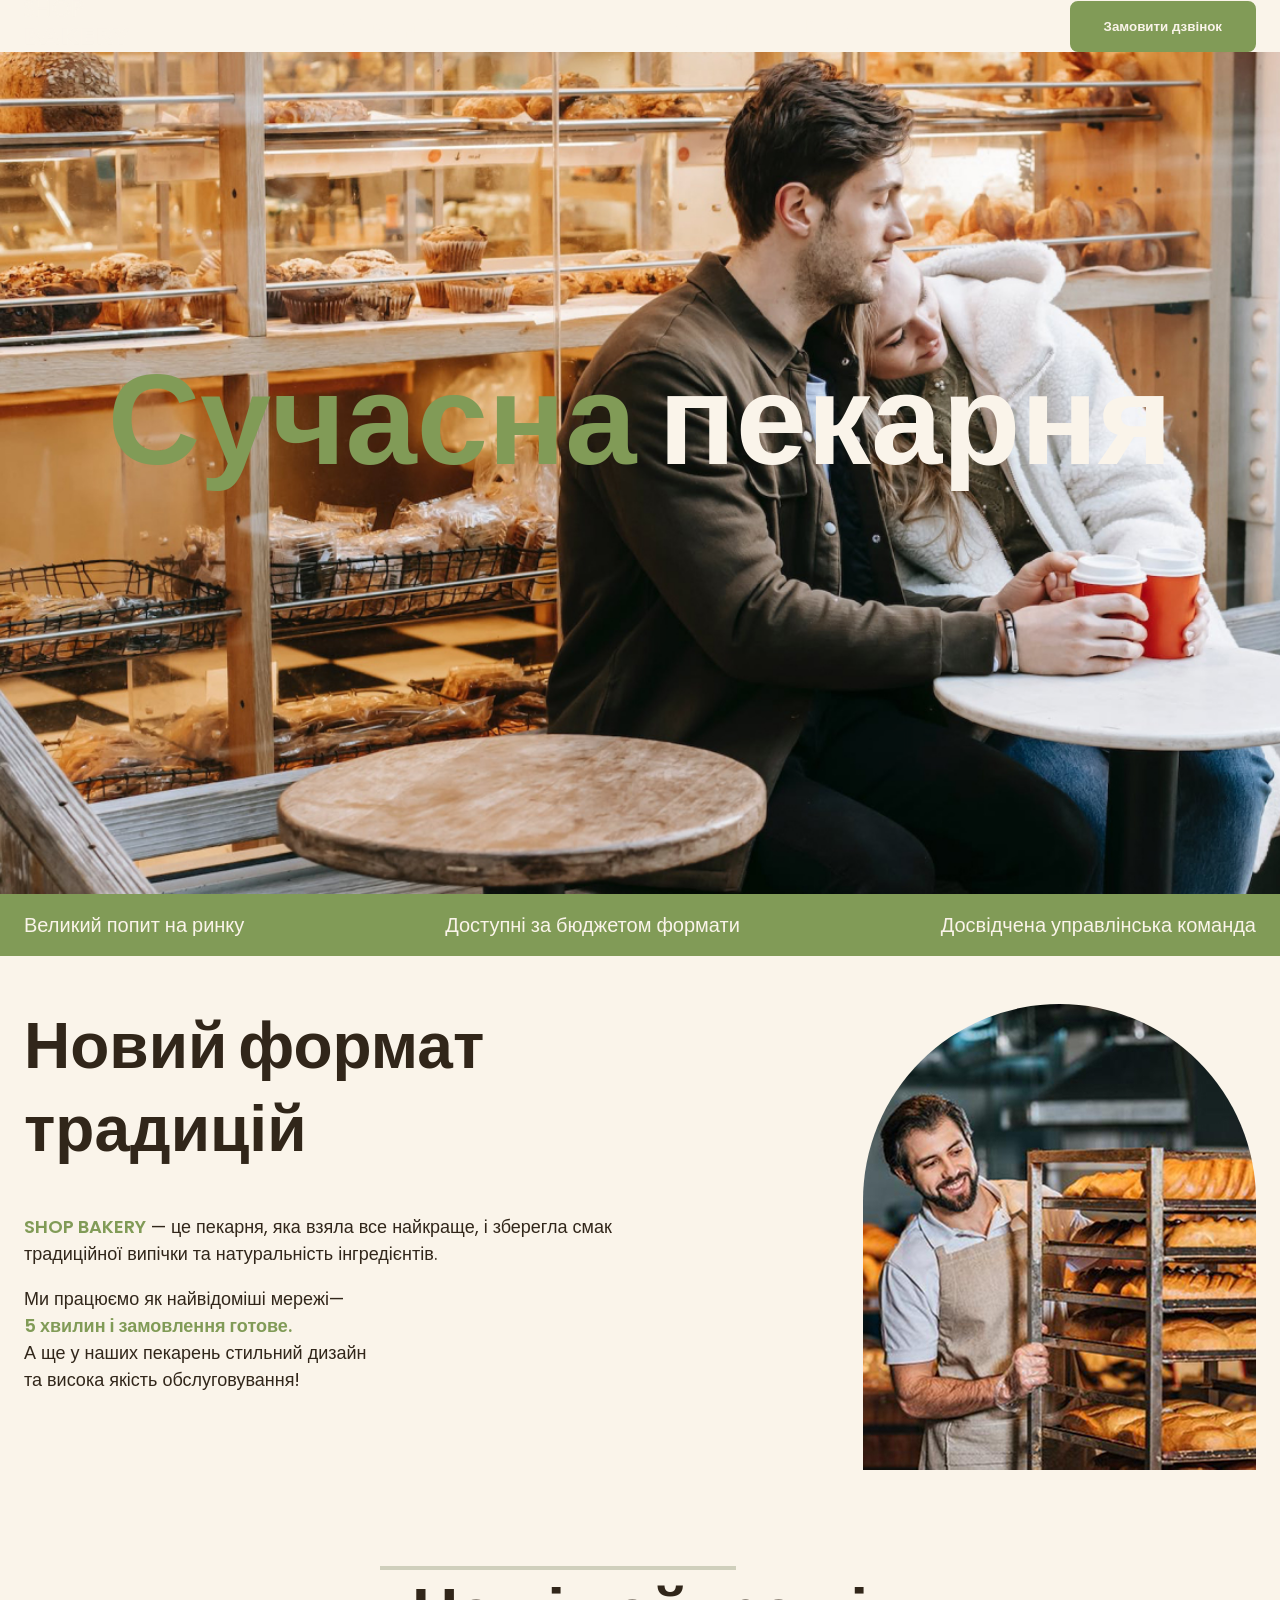
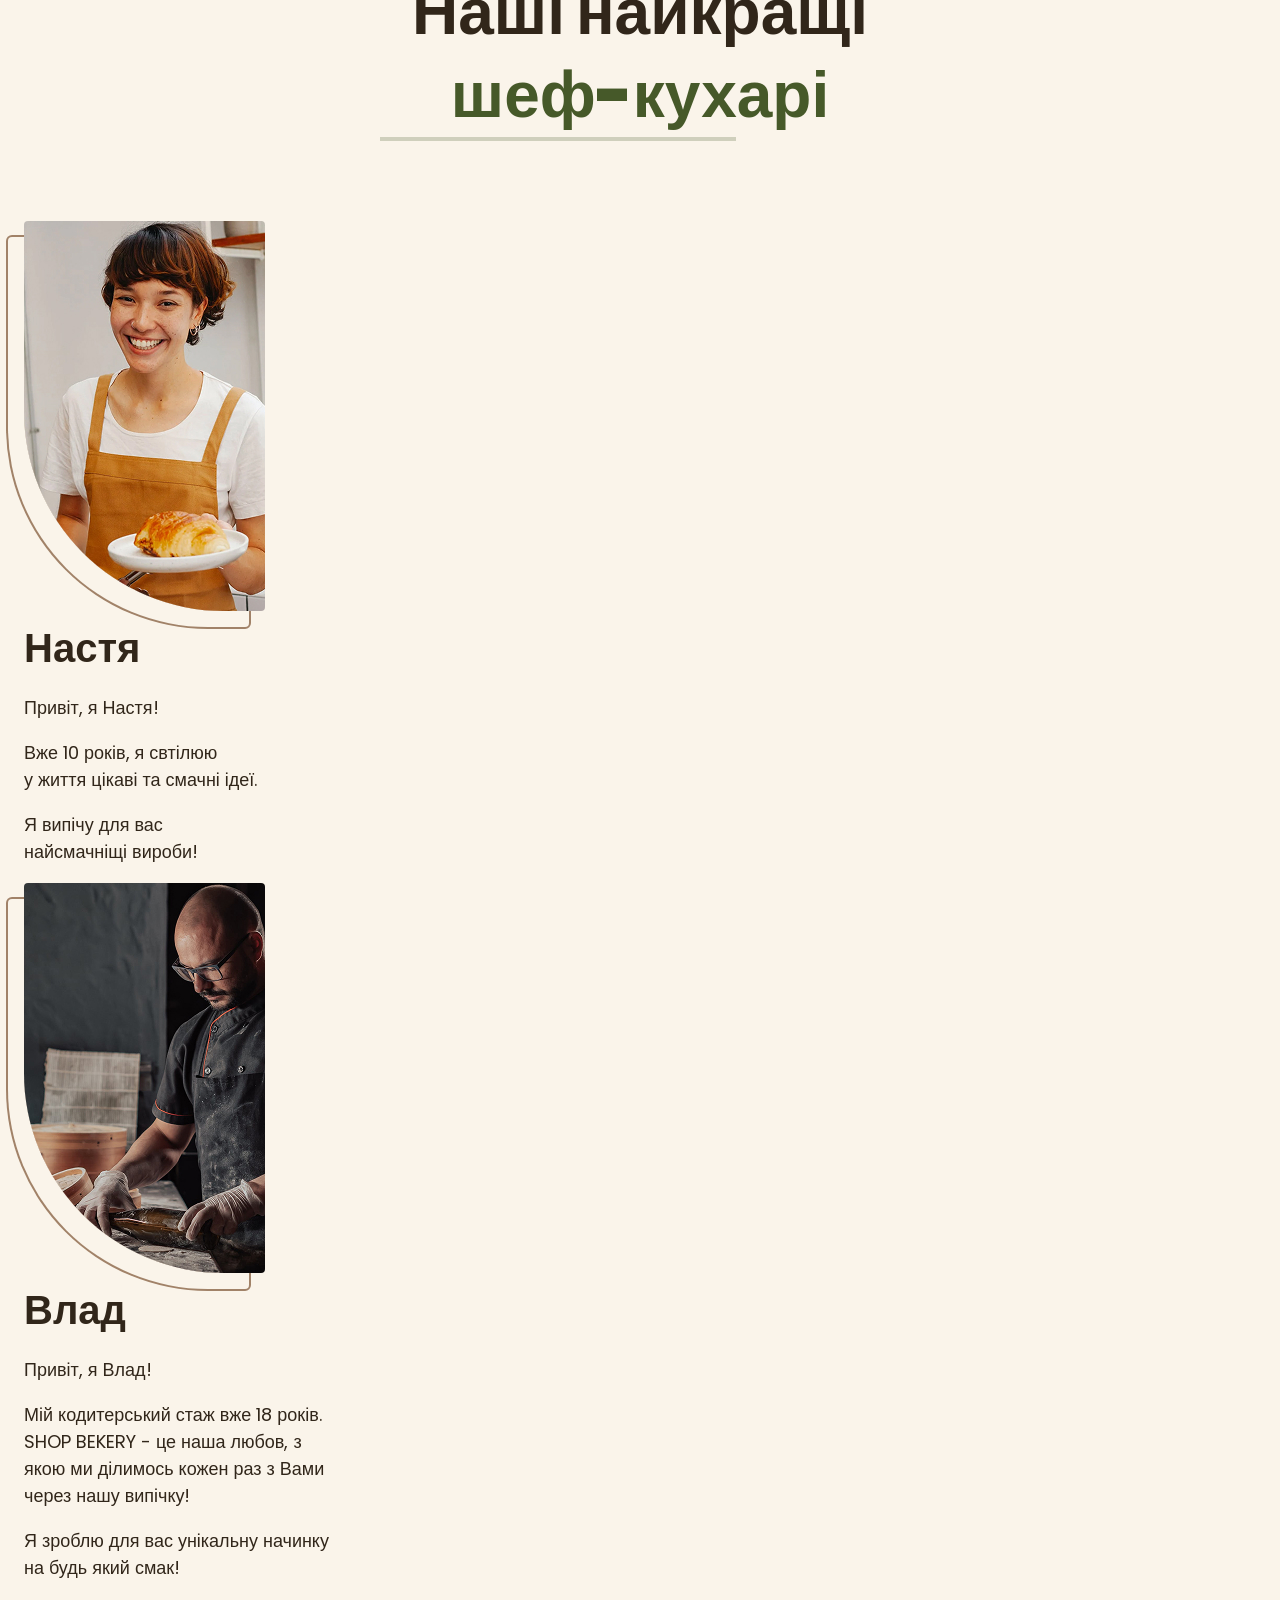
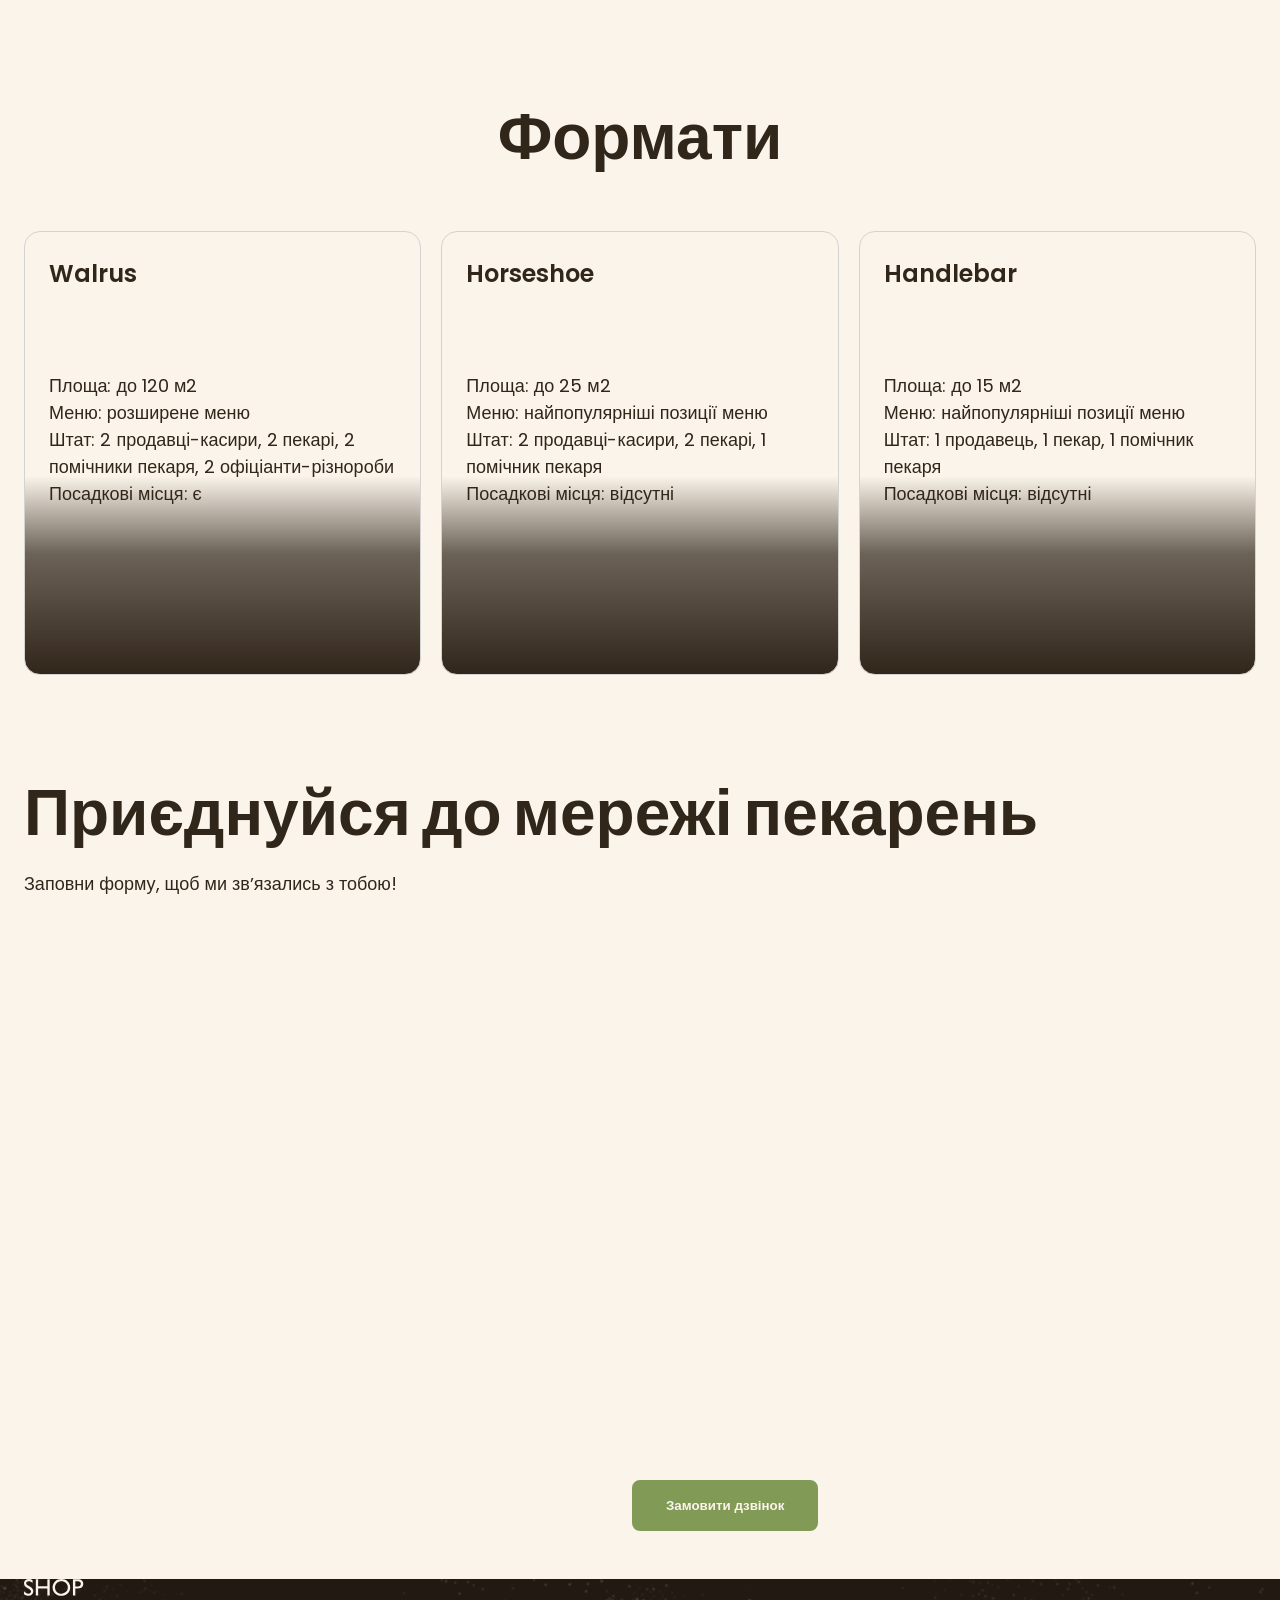
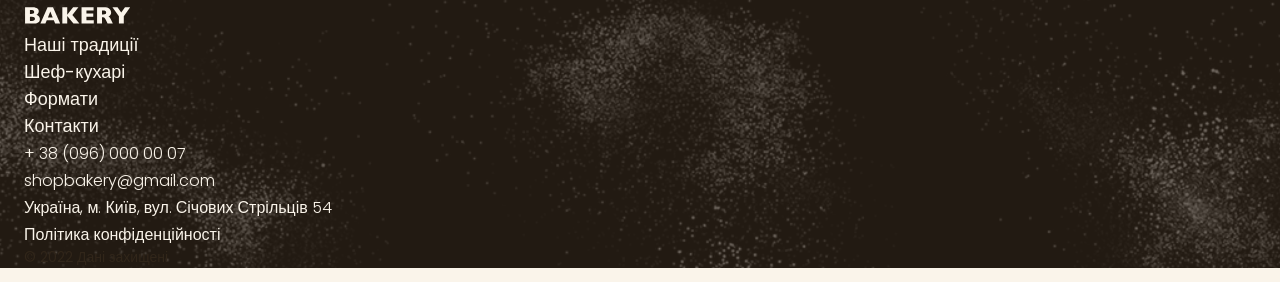
<file: index.html>
<!doctype html>
<html lang="uk">
  <head>
    <meta charset="UTF-8" />
    <meta name="viewport" content="width=device-width, initial-scale=1.0" />
    <title>Сучасна пекарня</title>
    <!-- Styles -->
    <link rel="stylesheet" href="css/styles.css" />
  </head>
  <body>
    <header>
      <div class="container">
        <div class="header-container">
          <nav class="header-nav">
            <a href="/"><img src="images/logo.svg" alt="logo" /></a>
            <ul class="header-menu">
              <li>
                <a class="nav-links" href="#traditions-section"
                  >Наші традиції</a
                >
              </li>
              <li><a class="nav-links" href="#chefs-section">Шеф-кухарі</a></li>
              <li><a class="nav-links" href="#formats-section">Формати</a></li>
              <li>
                <a class="nav-links" href="#contacts-section">Контакти</a>
              </li>
            </ul>
          </nav>
          <button class="button" type="button">Замовити дзвінок</button>
        </div>
      </div>
    </header>
    <main>
      <section class="section hero-section">
        <div class="container">
          <h1 class="hero-title">
            <span class="accent">Сучасна</span> пекарня
          </h1>
        </div>
      </section>
      <section class="adventages-section">
        <div class="container">
          <ul class="adventages-list">
            <li class="adventages-item">Великий попит на ринку</li>
            <li class="adventages-item">Доступні за бюджетом формати</li>
            <li class="adventages-item">Досвідчена управлінська команда</li>
          </ul>
        </div>
      </section>
      <section class="section" id="traditions-section">
        <div class="container">
          <div class="traditions-container">
            <div class="traditions-content">
              <h2 class="traditions-title section-title">
                Новий формат традицій
              </h2>
              <p class="traditions-text">
                <span class="brand uppercase">shop bakery</span> — це пекарня,
                яка взяла все найкраще, і зберегла смак <br />
                традиційної випічки та натуральність інгредієнтів.
              </p>
              <p class="traditions-text">
                Ми працюємо як найвідоміші мережі— <br />
                <span class="brand"> 5 хвилин і замовлення готове. </span>
                <br />А ще у наших пекарень стильний дизайн <br />та висока
                якість обслуговування!
              </p>
            </div>
            <img class="man-bakery" src="images/man-bakery.jpg" alt="пекар чоловік" />
          </div>
        </div>
      </section>
      <section class="section" id="chefs-section">
        <div class="container">
          <h2 class="chefs-title section-title centered">
            Наші найкращі <span class="accent">шеф-кухарі</span>
          </h2>
          <article>
            <img class="chef-photo" src="/images/chef-nastya.jpg" alt="Шеф Настя">
            <h3 class="chefs-name">Настя</h3>
            <p>Привіт, я Настя!</p>
            <p>
              Вже 10 років, я свтілюю <br />
              у життя цікаві та смачні ідеї.
            </p>
            <p>
              Я випічу для вас <br />
              найсмачніщі вироби!
            </p>
          </article>
          <article>
            <img class="chef-photo" src="/images/chef-vlad.jpg" alt="Шеф Влад">
            <h3 class="chefs-name">Влад</h3>
            <p>Привіт, я Влад!</p>
            <p>
              Мій кодитерський стаж вже 18 років. <br />
              SHOP BEKERY - це наша любов, з <br />
              якою ми ділимось кожен раз з Вами<br />
              через нашу випічку!
            </p>
            <p>
              Я зроблю для вас унікальну начинку <br />
              на будь який смак!
            </p>
          </article>
        </div>
      </section>
      <section class="section" id="formats-section">
        <div class="container">
          <h2 class="format-title section-title centered">Формати</h2>
          <ul class="cards-list">
            <li class="formats-item">
              <article class="formats-card">
                <h3 class="formats-title" lang="en">Walrus</h3>
                <p class="formats-text">
                  Площа: до 120 м2 <br />
                  Меню: розширене меню <br />
                  Штат: 2 продавці-касири, 2 пекарі, 2 <br />
                  помічники пекаря, 2 офіціанти-різнороби <br />
                  Посадкові місця: є
                </p>
              </article>
            </li>
            <li class="formats-item">
              <article class="formats-card">
                <h3 class="formats-title" lang="en">Horseshoe</h3>
                <p class="formats-text">
                  Площа: до 25 м2 <br />
                  Меню: найпопулярніші позиції меню <br />
                  Штат: 2 продавці-касири, 2 пекарі, 1 <br />
                  помічник пекаря <br />
                  Посадкові місця: відсутні
                </p>
              </article>
            </li>
            <li class="formats-item">
              <article class="formats-card">
                <h3 class="formats-title" lang="en">Handlebar</h3>
                <p class="formats-text">
                  Площа: до 15 м2 <br />
                  Меню: найпопулярніші позиції меню <br />
                  Штат: 1 продавець, 1 пекар, 1 помічник <br />
                  пекаря <br />
                  Посадкові місця: відсутні
                </p>
              </article>
            </li>
          </ul>
        </div>
      </section>
      <section class="section" id="contacts-section">
        <div class="container">
          <h2 class="contacts-title section-title">
            Приєднуйся до мережі пекарень
          </h2>
          <p>Заповни форму, щоб ми звʼязались з тобою!</p>
          <iframe
            src="https://www.google.com/maps/embed?pb=!1m18!1m12!1m3!1d2540.1634470425106!2d30.488693012092302!3d50.45668098679663!2m3!1f0!2f0!3f0!3m2!1i1024!2i768!4f13.1!3m3!1m2!1s0x40d4ce637c006b2d%3A0xaf86385f19996ff0!2z0YPQuy4g0KHQtdGH0LXQstGL0YUg0KHRgtGA0LXQu9GM0YbQvtCyLCA1NCwg0JrQuNC10LIsIDAyMDAw!5e0!3m2!1sru!2sua!4v1771544664376!5m2!1sru!2sua"
            width="603"
            height="595"
            style="border: 0"
            allowfullscreen=""
            loading="lazy"
            referrerpolicy="no-referrer-when-downgrade"
          ></iframe>
          <button class="button" type="button">Замовити дзвінок</button>
        </div>
      </section>
    </main>
    <footer>
      <div class="container">
        <nav>
          <a href="#"><img src="images/logo.svg" alt="logo" /></a>
          <ul>
            <li><a class="nav-links" href="#">Наші традиції</a></li>
            <li><a class="nav-links" href="#">Шеф-кухарі</a></li>
            <li><a class="nav-links" href="#">Формати</a></li>
            <li><a class="nav-links" href="#">Контакти</a></li>
          </ul>
        </nav>
        <address>
          <ul>
            <li>
              <a class="adress-link" href="tel:+380960000007"
                >+ 38 (096) 000 00 07</a
              >
            </li>
            <li>
              <a class="adress-link" href="mailto:shopbakery@gmail.com"
                >shopbakery@gmail.com</a
              >
            </li>
            <li>
              <a
                class="adress-link"
                href="https://maps.app.goo.gl/yo4teDd987DC1VYS7"
                target="_blank"
                >Україна, м. Київ, вул. Січових Стрільців 54
              </a>
            </li>
            <li><a class="adress-link" href=""></a></li>
            <li><a class="adress-link" href=""></a></li>
          </ul>
          <a class="adress-link" href="#" target="_blank"
            >Політика конфіденційності</a
          >
          <p class="adress-copyright">&copy; 2022 Дані захищені</p>
        </address>
      </div>
    </footer>
  </body>
</html>
</file>
<file: css/styles.css>
@font-face {
  font-display: swap;
  font-family: "Poppins";
  font-style: normal;
  font-weight: 300;
  src: url("../fonts/poppins-v24-latin-300.woff2") format("woff2");
}

@font-face {
  font-display: swap;
  font-family: "Poppins";
  font-style: normal;
  font-weight: 400;
  src: url("../fonts/poppins-v24-latin-regular.woff2") format("woff2");
}

@font-face {
  font-display: swap;
  font-family: "Poppins";
  font-style: normal;
  font-weight: 600;
  src: url("../fonts/poppins-v24-latin-600.woff2") format("woff2");
}

@font-face {
  font-display: swap;
  font-family: "Poppins";
  font-style: normal;
  font-weight: 900;
  src: url("../fonts/poppins-v24-latin-900.woff2") format("woff2");
}

:root {
  --color-primary-dark: #31261a;
  --color-primary-light: #faf4ea;
  --color-brand-dark: #465929;
  --color-brand-normal: #819b57;
  --color-brand-light: #cfcfbc;
  --color-secondary-dark: #A18268;
}

/* Base */

* {
  box-sizing: border-box;
}

body {
  color: var(--color-primary-dark);
  background-color: var(--color-primary-light);
  font-family: "Poppins", sans-serif;
  font-size: 18px;
  font-weight: 400;
  line-height: 1.5;
  margin: 0;
}

.section {
  padding: 48px 0;
}

.container {
  width: 100%;
  max-width: 1288px;
  margin: 0 auto;
  padding: 0 24px;
}

h1,
h2,
h3,
h4,
h5,
h6,
p {
  margin-top: 0;
}

address {
  font-style: normal;
}

ul {
  margin: 0;
  padding: 0;
  list-style-type: none;
}

/* Header */
.header-container {
  display: flex;
  align-items: center;
  gap: 40px;
}

.header-nav {
  display: flex;
  align-items: center;
  flex-grow: 1;
  gap: 40px;
}

.header-menu {
  display: flex;
  gap: 64px;
  flex-grow: 1;
  justify-content: center;
}

/* Button */
.button {
  color: var(--color-primary-light);
  background-color: var(--color-brand-normal);
  border: 2px solid var(--color-brand-normal);
  border-radius: 8px;
  cursor: pointer;
  font-weight: 600;
  padding: 16px 32px;
}

.button:hover {
  color: var(--color-brand-dark);
  background-color: transparent;
}

.nav-links {
  color: var(--color-primary-light);
  text-decoration: none;
}

.nav-links:hover {
  color: var(--color-brand-normal);
}

/* Hero section */
.hero-section {
  padding: 272px 0;
  background-image: url("../images/bcg-hero.jpg");
  background-repeat: no-repeat;
  background-position: center top;
  background-size: cover;
}

.hero-title {
  color: var(--color-primary-light);
  font-weight: 900;
  text-align: center;
  font-size: 128px;
}

.hero-title .accent {
  color: var(--color-brand-normal);
  margin-bottom: 0;
}

.adventages-list {
  display: flex;
  justify-content: space-between;
  gap: 40px;
}

.adventages-item {
  font-weight: 300;
  font-size: 20px;
  color: var(--color-primary-light);
}

.adventages-section {
  padding: 16px 0;
  background-color: var(--color-brand-normal);
}

.section-title {
  font-size: 64px;
  font-weight: 900;
  line-height: 1.3;
}

.section-title.centered {
  text-align: center;
}

.section-title .accent {
  color: var(--color-brand-dark);
}

/* Traditions section */

.traditions-text .brand {
  color: var(--color-brand-normal);
  font-weight: 600;
}

.traditions-container {
  display: flex;
  justify-content: space-between;
  gap: 40px;
}

.traditions-content {
  max-width: 710px;
}

.traditions-text .uppercase {
  color: var(--color-brand-normal);
  text-transform: uppercase;
}

.traditions-title {
  margin-bottom: 42px;
}

.man-bakery{
  border-radius: 400px 400px 0 0;
}

/* Chefs section */
.chefs-title {
  max-width: 520px;
  margin:0 auto 80px;
}

.chefs-title::after,
.chefs-title::before {
  display: block;
  width: 352px;
  border: 2px solid var(--color-brand-light);
  content: "";
}
.chef-photo{
  border-radius: 4px 4px 4px 200px;
  box-shadow: -16px 16px 0 0 var(--color-primary-light), -16px 16px 0 2px var(--color-secondary-dark);
}

.chefs-name {
  margin-bottom: 16px;
  font-weight: 600;
  font-size: 40px;
}

/* Formats section */
.formats-title {
  font-weight: 600;
  font-size: 24px;
}

.formats-title {
  margin-bottom: 80px;
}

.format-text {
  font-weight: 300;
  font-size: 14px;
}

.formats-card {
  height: 444px;
  border: 1px solid lightgray; /*remove*/
  border-radius: 16px;
  padding: 24px;
  background-image: linear-gradient(
    180deg,
    rgba(49, 38, 26, 0) 55.21%,
    rgba(49, 38, 26, 0.71) 72.92%,
    var(--color-primary-dark) 100%
  );
}

.cards-list {
  display: flex;
  gap: 20px;
  flex-wrap: wrap;
}

.formats-item {
  flex-basis: calc((100% - 40px) / 3);
}

/* Contact section */

.contacts-title {
  margin-bottom: 16px;
}

/* Footer */

.adress-link {
  color: var(--color-primary-light);
  font-weight: 300;
  font-size: 16px;
  text-decoration: none;
}

.adress-link:hover {
  color: var(--color-brand-normal);
}

.adress-copyright {
  font-size: 14px;
}
footer {
  background-image: url("../images/footer-bcg.png");
  background-color: var(--color-primary-dark);
  background-repeat: no-repeat;
  background-size: cover;
  background-position: center;
}
</file>
